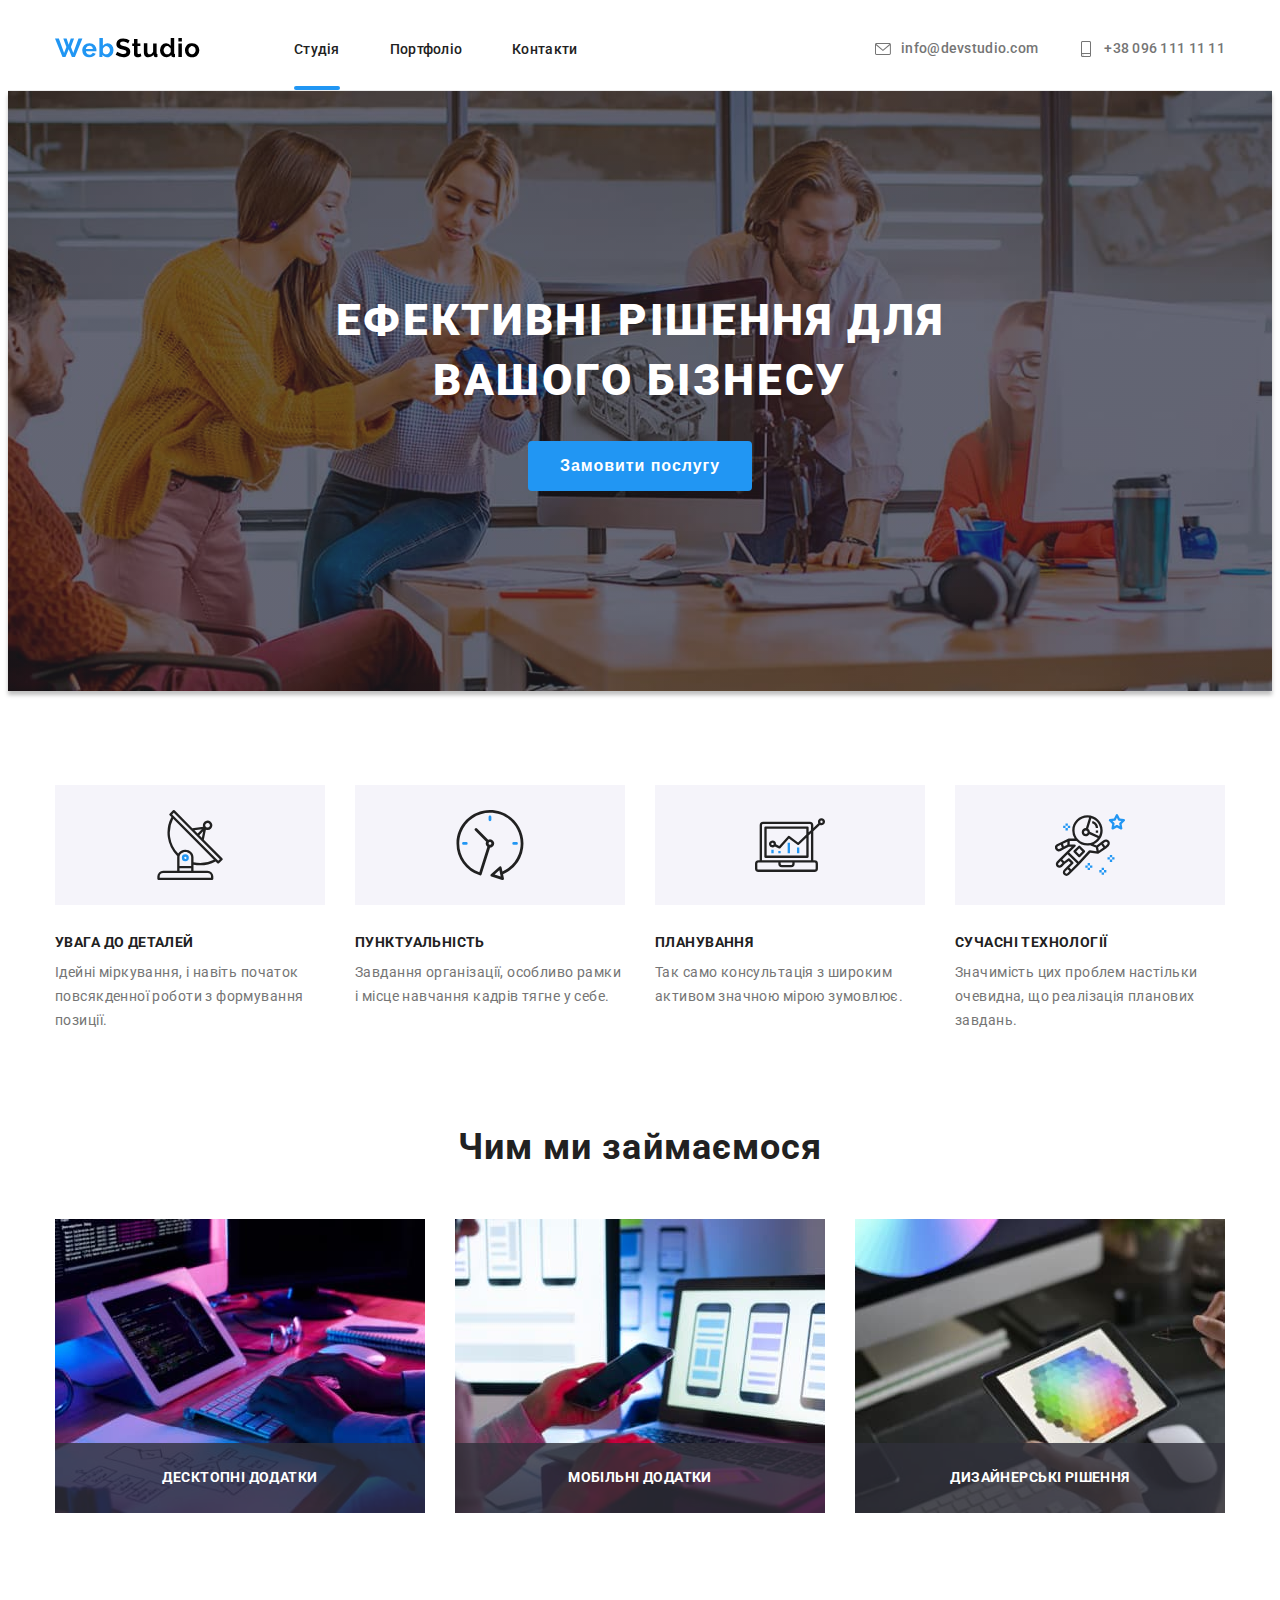
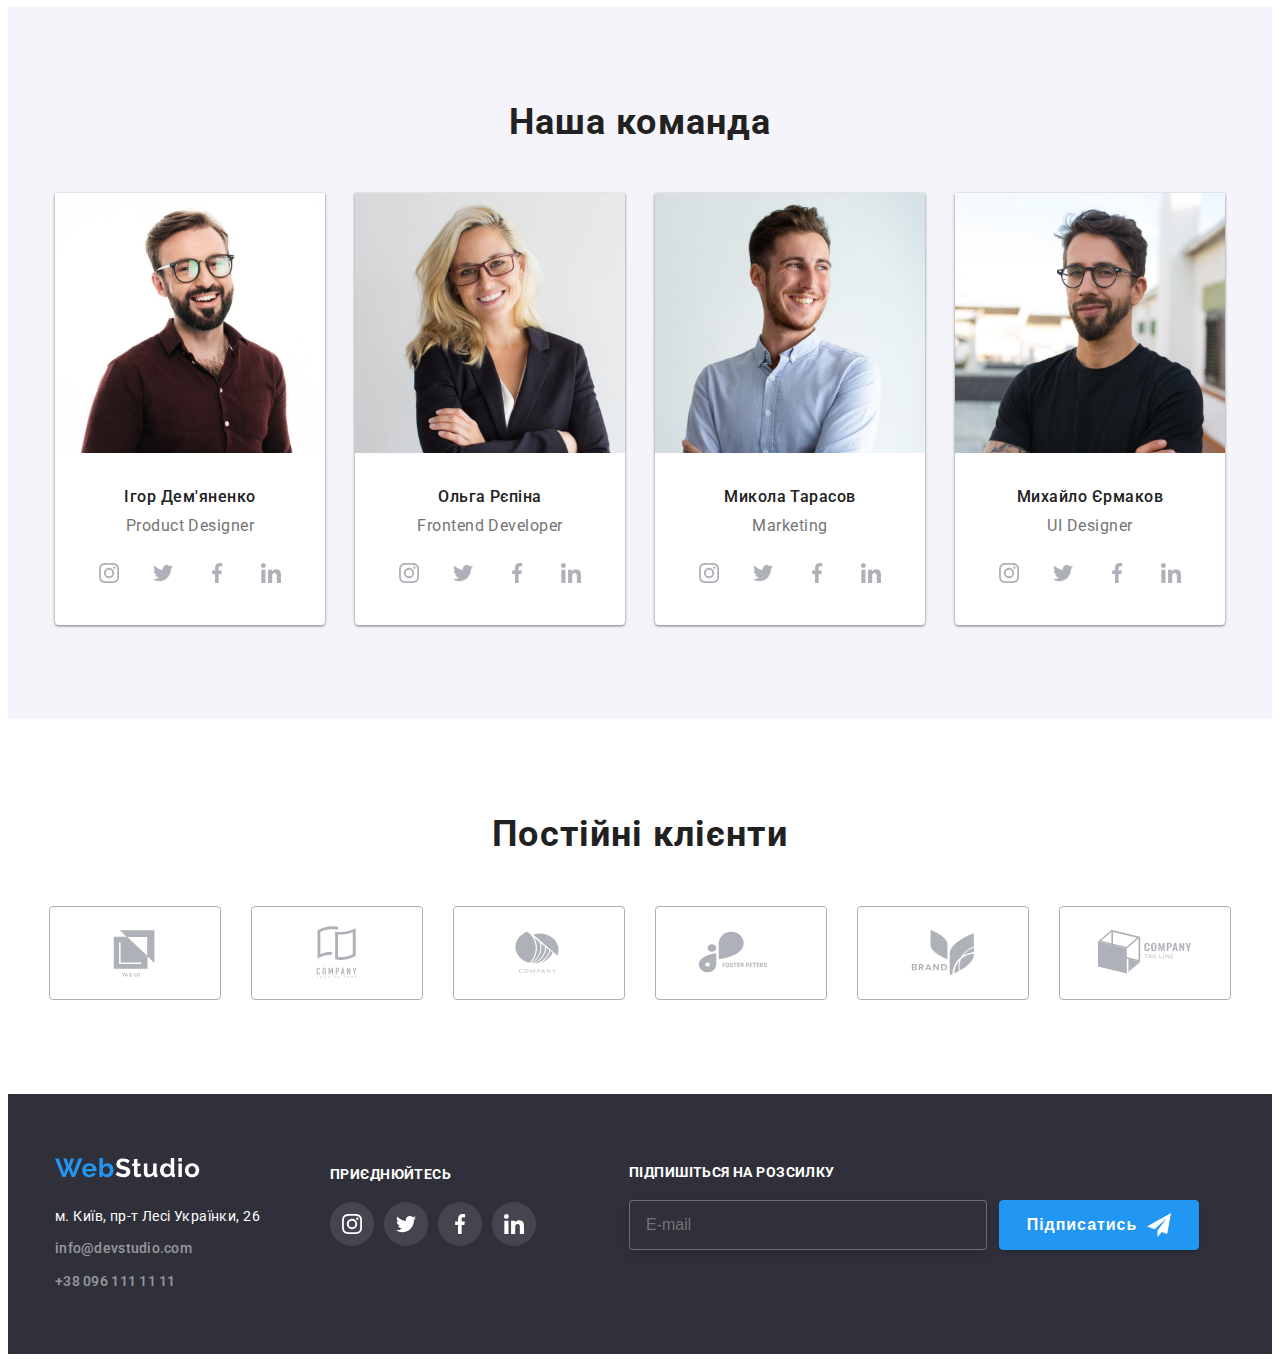
<file: index.html>
<!DOCTYPE html>
<html lang="ua">
  <head>
    <meta charset="UTF-8" />
    <meta http-equiv="X-UA-Compatible" content="IE=edge" />
    <meta name="viewport" content="width=device-width, initial-scale=1.0" />
    <title>WebStudio</title>
    <link
      rel="stylesheet"
      href="https://cdnjs.cloudflare.com/ajax/libs/modern-normalize/1.1.0/modern-normalize.min.css"
      integrity="sha512-wpPYUAdjBVSE4KJnH1VR1HeZfpl1ub8YT/NKx4PuQ5NmX2tKuGu6U/JRp5y+Y8XG2tV+wKQpNHVUX03MfMFn9Q=="
      crossorigin="anonymous"
      referrerpolicy="no-referrer"
    />
    <link rel="preconnect" href="https://fonts.googleapis.com" />
    <link rel="preconnect" href="https://fonts.gstatic.com" crossorigin />
    <link
      href="https://fonts.googleapis.com/css2?family=Raleway:wght@700&family=Roboto:wght@400;500;700;900&display=swap"
      rel="stylesheet"
    />
    <link rel="stylesheet" href="css/main.min.css" />
  </head>
  <body>
    <!-- Шапка -->
    <header class="header-page">
      <div class="container header-page__flex">
        <div class="header-page__nav header-page__outer-margin">
          <!-- Логотип -->
          <a class="logo logo__header-page link" href="./index.html">
            <img src="./images/SVG/WebStudio.svg" alt="Логотип">
          </a>
          <!-- Навігація -->
          <nav class="navigation">
            <ul class="navigation__list">
              <li class="navigation__item">
              <a class="link navigation__link" href="./index.html"><span class="current">Студія</span></a>
              </li>
              <li class="navigation__item">
                <a class="link navigation__link" href="./portfolio.html">Портфоліо</a>
              </li>
              <li class="navigation__item">
                <a class="link navigation__link" href="#">Контакти</a>
              </li>
            </ul>
          </nav>
        </div>
        <!-- Особисті дані -->
        <div class="contact header-page__contact header-page__outer-margin">
          <ul class="contact__list">
            <li class="contact__item">
              <a class="contact__link link" href="mailto:info@devstudio.com">
                <svg class="contact__icon">
                  <use href="./images/SVG/sprite.svg#icon-mail"></use>
                </svg>
                info@devstudio.com
              </a>
            </li>
            <li class="contact__item">
              <a class="contact__link link" href="tel:+380961111111">
                <svg class="contact__icon">
                  <use href="./images/SVG/sprite.svg#icon-tel"></use>
                </svg>
                +38 096 111 11 11
              </a>
            </li>
          </ul>
        </div>
      </div>
    </header>
    <!-- Унікальний вміст -->
    <main>
      <!-- Герой -->
      <section class="hero-section">
        <div class="container hero-section__container">
          <h1 class="hero-section__title">Ефективні рішення для вашого бізнесу</h1>
          <button class="hero-section__button flex-box" type="button"  data-modal-open > 
            Замовити послугу
          </button>
        </div>
      </section>
          <!-- Модальне вікно -->
          <div class="backdrop is-hidden" data-modal>
            <div class="modal">
              <button class="modal__button" data-modal-close type="button"> 
                <svg class="modal__icon-close">
                  <use href="./images/SVG/sprite.svg#icon-close"></use>
                </svg>
              </button>
              <h2 class="modal__title">Залиште свої дані, ми вам передзвонимо</h2>
              <form class="form-field" name="main-form" autocomplete="on">
                <div class="form-field__thumb">
                  <div class="form-field__name">
                    <label 
                    class="form-field__label" 
                    for="name">
                    Ім'я
                  </label>
                  <div class="form-field__thumb-input">
                    <input 
                    class="form-field__input" 
                    id="name" 
                    type="text" 
                    name="name"
                    >
                    <svg class="form-field__icon">
                      <use href="./images/SVG/sprite.svg#icon-person-black"></use>
                    </svg>
                  </div>
                  </div>
                  <div class="form-field__tel">
                    <label 
                    class="form-field__label" 
                    for="tel">
                    Телефон
                  </label>
                  <div class="form-field__thumb-input">
                    <input 
                    class="form-field__input" 
                    id="tel" 
                    type="tel" 
                    name="tel"
                    >
                    <svg class="form-field__icon">
                      <use href="./images/SVG/sprite.svg#icon-phone-black"></use>
                    </svg>
                  </div>
                  </div>
                  <div class="form-field__email">
                    <label 
                    class="form-field__label" 
                    for="email">
                    Пошта
                  </label>
                  <div class="form-field__thumb-input">
                    <input 
                    class="form-field__input" 
                    id="email" 
                    type="email" 
                    name="email"
                    >
                    <svg class="form-field__icon">
                      <use href="./images/SVG/sprite.svg#icon-email-black"></use>
                    </svg>
                  </div>
                  </div>
                  <!-- Поле для коментаря -->
                  <div class="form-field__thumb-text-area">
                    <label class="form-field__label" for="text-area">
                      Коментар
                    </label>
                    <textarea 
                      class="form-field__text-area" 
                      name="coment"
                      id="text-area"  
                      rows="5"
                      placeholder="Введіть текст"
                    ></textarea>
                  </div>
                </div>
                <!-- Allow -->
                <div class="allow-group">
                  <label class="allow-group__label flex-box" for="allow">
                    <div class="allow-group__thumb">
                      <input 
                      class="allow-group__input"
                      type="checkbox" 
                      id="allow" 
                      name="allow">
                      <svg class="allow-group__icon">
                        <use href="./images/SVG/sprite.svg#icon-check"></use>
                      </svg>
                    </div>
                    Погоджуюся з розсилкою та приймаю  
                    <span class="allow-group__span">
                      <a class="allow-group__link" href="#">
                        Умови договору
                      </a>
                    </span> 
                  </label>
                </div>
                <div class="allow-group__thumb-button">
                  <button class="allow-group__button-submit" type="submit">Відправити</button>
                </div>
              </form>
            </div>
          </div>
      <!-- Наші переваги -->
      <section class="section-benefits section">
        <div class="container">
          <h2 hidden class="visually-hidden">Наші переваги</h2>
          <ul class="section-benefits__list flex-box">
            <li class="section-benefits__item">
              <div class="section-benefits__thumb">
                <svg class="section-benefits__icon">
                  <use href="./images/SVG/sprite.svg#icon-antenna"></use>
                </svg>
              </div>
              <h3 class="section-benefits__title">УВАГА ДО ДЕТАЛЕЙ</h3>
              <p class="section-benefits__text">Ідейні міркування, і навіть початок повсякденної роботи з формування позиції.</p>
            </li>
            <li class="section-benefits__item">
              <div class="section-benefits__thumb">
                <svg class="section-benefits__icon">
                  <use href="./images/SVG/sprite.svg#icon-clock"></use>
                </svg>
              </div>
              <h3 class="section-benefits__title">ПУНКТУАЛЬНІСТЬ</h3>
              <p class="section-benefits__text">Завдання організації, особливо рамки і місце навчання кадрів тягне у себе.</p>
            </li>
            <li class="section-benefits__item">
              <div class="section-benefits__thumb">
                <svg class="section-benefits__icon">
                  <use href="./images/SVG/sprite.svg#icon-diagram"></use>
                </svg>
              </div>
              <h3 class="section-benefits__title">ПЛАНУВАННЯ</h3>
              <p class="section-benefits__text">Так само консультація з широким активом значною мірою зумовлює.</p>
            </li>
            <li class="section-benefits__item">
              <div class="section-benefits__thumb">
                <svg class="section-benefits__icon">
                  <use href="./images/SVG/sprite.svg#icon-astronaut"></use>
                </svg>
              </div>
              <h3 class="section-benefits__title">СУЧАСНІ ТЕХНОЛОГІЇ</h3>
              <p class="section-benefits__text">Значимість цих проблем настільки очевидна, що реалізація планових завдань.</p>
            </li>
          </ul>
        </div>
      </section>
      <!-- Чим ми займаємось -->
      <section class="section-what-we-do section-what-we-do__outer-margin">
        <div class="container">
          <h2 class="title">Чим ми займаємося</h2>
          <ul class="section-what-we-do__list">
            <li class="section-what-we-do__item">
              <img
                src="./images/JPG/Photo_1.jpg"
                width="370"
                alt="Писання коду"
              />
              <div class="section-what-we-do__overlay">
                <p class="section-what-we-do__text">Десктопні додатки</p>
              </div>
            </li>
            <li class="section-what-we-do__item">
              <img
                src="./images/JPG/Photo_2.jpg"
                width="370"
                alt="Порівняння форми гаджета с формою моделі на ноуті"
              />
              <div class="section-what-we-do__overlay">
                <p class="section-what-we-do__text">Мобільні додатки</p>
              </div>
            </li>
            <li class="section-what-we-do__item">
              <img
                src="./images/JPG/Photo_3.jpg"
                width="370"
                alt="Вибір гами колорів"
              />
              <div class="section-what-we-do__overlay">
                <p class="section-what-we-do__text">Дизайнерські рішення</p>
              </div>
            </li>
          </ul>
        </div>
      </section>
      <!-- Наша команда -->
      <section class="section-our-team section">
        <div class="container">
          <h2 class="title">Наша команда</h2>
          <ul class="box-employment flex-box">
            <li class="box-employment-item">
              <img
                src="./images/JPG/Ігор_Дем'яненко.jpg"
                width="270"
                alt="Фото Ігоря"
              />
              <div class="box-employment__wrap">
                <h3 class="box-employment__name">Ігор Дем'яненко</h3>
                <p class="box-employment__text">Product Designer</p>
                <div class="box-employment__thumb">
                  <ul class="messenger-icon">
                    <li class="messenger-icon__item">
                      <a class="messenger-icon__link link" href="#">
                        <svg class="messenger-icon__icon">
                          <use
                            href="./images/SVG/sprite.svg#icon-instagram"
                          ></use>
                        </svg>
                      </a>
                    </li>
                    <li class="messenger-icon__item">
                      <a class="messenger-icon__link link" href="#">
                        <svg class="messenger-icon__icon">
                          <use
                            href="./images/SVG/sprite.svg#icon-twitter"
                          ></use>
                        </svg>
                      </a>
                    </li>
                    <li class="messenger-icon__item">
                      <a class="messenger-icon__link link" href="#">
                        <svg class="messenger-icon__icon">
                          <use
                            class="our-team-use-icon"
                            href="./images/SVG/sprite.svg#icon-facebook"
                          ></use>
                        </svg>
                      </a>
                    </li>
                    <li class="messenger-icon__item">
                      <a class="messenger-icon__link link" href="#">
                        <svg class="messenger-icon__icon">
                          <use
                            class="our-team-use-icon"
                            href="./images/SVG/sprite.svg#icon-linkedin"
                          ></use>
                        </svg>
                      </a>
                    </li>
                  </ul>
                </div>
              </div>
            </li>
            <li class="box-employment-item">
              <img
                src="./images/JPG/Ольга_Рєпіна.jpg"
                width="270"
                alt="Фото Ольги"
              />
              <div class="box-employment__wrap">
                <h3 class="box-employment__name">Ольга Рєпіна</h3>
                <p class="box-employment__text">Frontend Developer</p>
                <div class="box-employment__thumb">
                  <ul class="messenger-icon">
                    <li class="messenger-icon__item">
                      <a class="messenger-icon__link link" href="#">
                        <svg class="messenger-icon__icon">
                          <use
                            href="./images/SVG/sprite.svg#icon-instagram"
                          ></use>
                        </svg>
                      </a>
                    </li>
                    <li class="messenger-icon__item">
                      <a class="messenger-icon__link link" href="#">
                        <svg class="messenger-icon__icon">
                          <use
                            href="./images/SVG/sprite.svg#icon-twitter"
                          ></use>
                        </svg>
                      </a>
                    </li>
                    <li class="messenger-icon__item">
                      <a class="messenger-icon__link link" href="#">
                        <svg class="messenger-icon__icon">
                          <use
                            href="./images/SVG/sprite.svg#icon-facebook"
                          ></use>
                        </svg>
                      </a>
                    </li>
                    <li class="messenger-icon__item">
                      <a class="messenger-icon__link link" href="#">
                        <svg class="messenger-icon__icon">
                          <use
                            href="./images/SVG/sprite.svg#icon-linkedin"
                          ></use>
                        </svg>
                      </a>
                    </li>
                  </ul>
                </div>
              </div>
            </li>
            <li class="box-employment-item">
              <img
                src="./images/JPG/Микола_Тарасов.jpg"
                width="270"
                alt="Фото Миколи"
              />
              <div class="box-employment__wrap">
                <h3 class="box-employment__name">Микола Тарасов</h3>
                <p class="box-employment__text">Marketing</p>
                <div class="box-employment__thumb">
                  <ul class="messenger-icon">
                    <li class="messenger-icon__item">
                      <a class="messenger-icon__link link" href="#">
                        <svg class="messenger-icon__icon">
                          <use
                            href="./images/SVG/sprite.svg#icon-instagram"
                          ></use>
                        </svg>
                      </a>
                    </li>
                    <li class="messenger-icon__item">
                      <a class="messenger-icon__link link" href="#">
                        <svg class="messenger-icon__icon">
                          <use
                            href="./images/SVG/sprite.svg#icon-twitter"
                          ></use>
                        </svg>
                      </a>
                    </li>
                    <li class="messenger-icon__item">
                      <a class="messenger-icon__link link" href="#">
                        <svg class="messenger-icon__icon">
                          <use
                            href="./images/SVG/sprite.svg#icon-facebook"
                          ></use>
                        </svg>
                      </a>
                    </li>
                    <li class="messenger-icon__item">
                      <a class="messenger-icon__link link" href="#">
                        <svg class="messenger-icon__icon">
                          <use
                            href="./images/SVG/sprite.svg#icon-linkedin"
                          ></use>
                        </svg>
                      </a>
                    </li>
                  </ul>
                </div>
              </div>
            </li>
            <li class="box-employment-item">
              <img
                src="./images/JPG/Михайло_Єрмаков.jpg"
                width="270"
                alt="Фото Михайла"
              />
              <div class="box-employment__wrap">
                <h3 class="box-employment__name">Михайло Єрмаков</h3>
                <p class="box-employment__text">UI Designer</p>
                <div class="box-employment__thumb">
                  <ul class="messenger-icon">
                    <li class="messenger-icon__item">
                      <a class="messenger-icon__link link" href="#">
                        <svg class="messenger-icon__icon">
                          <use
                            href="./images/SVG/sprite.svg#icon-instagram"
                          ></use>
                        </svg>
                      </a>
                    </li>
                    <li class="messenger-icon__item">
                      <a class="messenger-icon__link link" href="#">
                        <svg class="messenger-icon__icon">
                          <use
                            href="./images/SVG/sprite.svg#icon-twitter"
                          ></use>
                        </svg>
                      </a>
                    </li>
                    <li class="messenger-icon__item">
                      <a class="messenger-icon__link link" href="#">
                        <svg class="messenger-icon__icon">
                          <use
                            href="./images/SVG/sprite.svg#icon-facebook"
                          ></use>
                        </svg>
                      </a>
                    </li>
                    <li class="messenger-icon__item">
                      <a class="messenger-icon__link link" href="#">
                        <svg class="messenger-icon__icon">
                          <use
                            href="./images/SVG/sprite.svg#icon-linkedin"
                          ></use>
                        </svg>
                      </a>
                    </li>
                  </ul>
                </div>
              </div>
            </li>
          </ul>
        </div>
      </section>
      <!-- постійні клієнти -->
      <section class="section-regular-customers section">
        <div class="container">
          <h2 class="title section-regular-customers__title">Постійні клієнти</h2>
          <ul class="flex-box section-regular-customers__list">
            <li class="section-regular-customers__item">
              <a class="section-regular-customers__link" href="#">
                <svg class="section-regular-customers__icon">
                  <use href="images/SVG/sprite.svg#icon-logo-yaandco"></use>
                </svg>
              </a>
            </li>
            <li class="section-regular-customers__item">
              <a class="section-regular-customers__link" href="#">
                <svg class="section-regular-customers__icon">
                  <use
                    href="images/SVG/sprite.svg#icon-logo-company-tagline"
                  ></use>
                </svg>
              </a>
            </li>
            <li class="section-regular-customers__item">
              <a class="section-regular-customers__link" href="#">
                <svg class="section-regular-customers__icon">
                  <use href="images/SVG/sprite.svg#icon-logo-company"></use>
                </svg>
              </a>
            </li>
            <li class="section-regular-customers__item">
              <a class="section-regular-customers__link" href="#">
                <svg class="section-regular-customers__icon">
                  <use
                    href="images/SVG/sprite.svg#icon-logo-foster-peters"
                  ></use>
                </svg>
              </a>
            </li>
            <li class="section-regular-customers__item">
              <a class="section-regular-customers__link" href="#">
                <svg class="section-regular-customers__icon">
                  <use href="images/SVG/sprite.svg#icon-logo-brand"></use>
                </svg>
              </a>
            </li>
            <li class="section-regular-customers__item">
              <a class="section-regular-customers__link" href="#">
                <svg class="section-regular-customers__icon">
                  <use
                    href="images/SVG/sprite.svg#icon-logo-company-tag-line"
                  ></use>
                </svg>
              </a>
            </li>
          </ul>
        </div>
      </section>
    </main>
    <!-- Підвал -->
    <footer class="footer-page flex-box">
      <div class="container flex-box">
        <div>
          <!-- Логотип -->
            <a class="logo link logo__footer-page" href="/index.html">
              <img src="./images/SVG/WebStudio_Footer.svg" alt="Лого у футері">
            </a>
          <!-- Адрес -->
          <address class="address">
            <ul class="address-list">
              <li class="address__item address__outer-margin">
                <p class="address__text">
                  м. Київ, пр-т Лесі Українки, 26
                </p>
              </li>
              <li class="address__item address__outer-margin">
                <a
                class="address__link link"
                href="mailto:info@devstudio.com">info@devstudio.com</a>
              </li>
              <li class="address__item address__outer-margin">
                <a class="address__link link" href="tel:+380961111111"
                >+38 096 111 11 11</a>
              </li>
            </ul>
          </address>
        </div>
        <section class="join-in">
          <h2 class="join-in__title">Приєднюйтесь</h2>
          <ul class="join-in__list">
            <li>
              <a class="join-in__link" href="#">
                <svg class="join-in__icon">
                  <use href="images/SVG/sprite.svg#icon-instagram"></use>
                </svg>
              </a>
            </li>
            <li>
              <a class="join-in__link" href="#">
                <svg class="join-in__icon">
                  <use href="images/SVG/sprite.svg#icon-twitter"></use>
                </svg>
              </a>
            </li>
            <li>
              <a class="join-in__link" href="#">
                <svg class="join-in__icon">
                  <use href="images/SVG/sprite.svg#icon-facebook"></use>
                </svg>
              </a>
            </li>
            <li>
              <a class="join-in__link" href="#">
                <svg class="join-in__icon">
                  <use href="images/SVG/sprite.svg#icon-linkedin"></use>
                </svg>
              </a>
            </li>
          </ul>
        </section>
        <div class="submit">
          <h2 class="submit__title">Підпишіться на розсилку</h2>
          <form class="form-submit">
            <div class="form-submit__thumb">
              <input 
              class="form-submit__email" 
              type="text" 
              name="input-email"
              placeholder="E-mail"
              >
              <div class="form-submit__box">
                <button class="form-submit__button" type="button">
                  Підписатись
                  <svg class="form-submit__icon">
                    <use href="images/SVG/sprite.svg#icon-send"></use>
                  </svg>
                </button>
              </div>
            </div>
          </form>
        </div>
      </div>
    </footer>
    <script src="./js/modal.js"></script>
  </body>
</html>
</file>
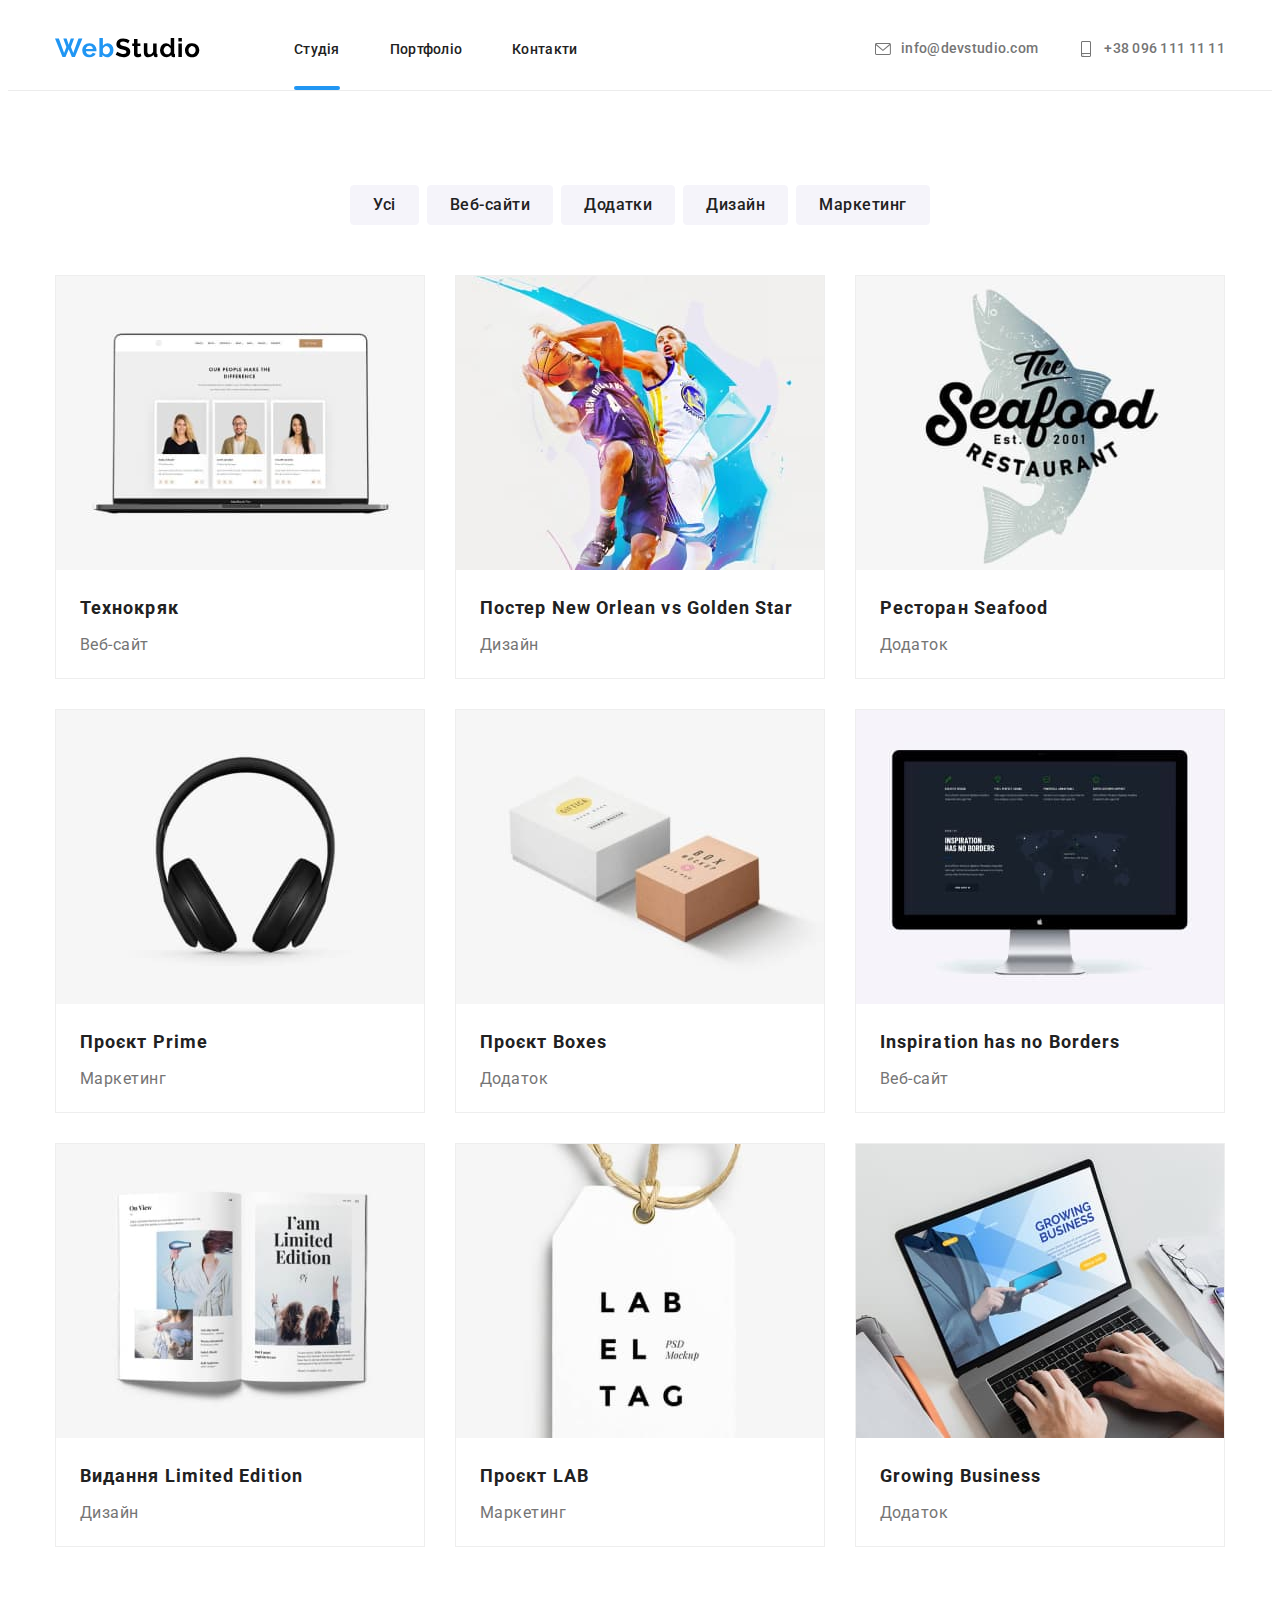
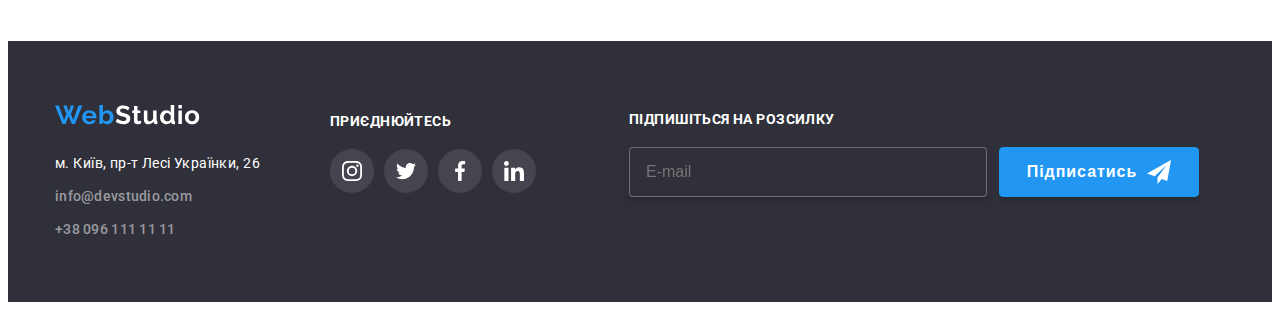
<file: portfolio.html>
<!DOCTYPE html>
<html lang="ua">
  <head>
    <meta charset="UTF-8" />
    <meta http-equiv="X-UA-Compatible" content="IE=edge" />
    <meta name="viewport" content="width=device-width, initial-scale=1.0" />
    <title>Portfolio</title>
    <link
      rel="stylesheet"
      href="https://cdnjs.cloudflare.com/ajax/libs/modern-normalize/1.1.0/modern-normalize.min.css"
      integrity="sha512-wpPYUAdjBVSE4KJnH1VR1HeZfpl1ub8YT/NKx4PuQ5NmX2tKuGu6U/JRp5y+Y8XG2tV+wKQpNHVUX03MfMFn9Q=="
      crossorigin="anonymous"
      referrerpolicy="no-referrer"
    />
    <link rel="preconnect" href="https://fonts.googleapis.com" />
    <link rel="preconnect" href="https://fonts.gstatic.com" crossorigin />
    <link
      href="https://fonts.googleapis.com/css2?family=Raleway:wght@700&family=Roboto:wght@400;500;700;900&display=swap"
      rel="stylesheet"
    />
    <link rel="stylesheet" href="./css/main.min.css" />
  </head>
  <body>
    <!-- Шапка -->
    <header class="header-page">
      <div class="container header-page__flex">
        <div class="header-page__nav header-page__outer-margin">
          <!-- Логотип -->
          <a class="logo logo__header-page link" href="./index.html">
            <img src="./images/SVG/WebStudio.svg" alt="Логотип">
          </a>
          <!-- Навігація -->
          <nav class="navigation">
            <ul class="navigation__list">
              <li class="navigation__item">
              <a class="link navigation__link" href="./index.html"><span class="current">Студія</span></a>
              </li>
              <li class="navigation__item">
                <a class="link navigation__link" href="./portfolio.html">Портфоліо</a>
              </li>
              <li class="navigation__item">
                <a class="link navigation__link" href="#">Контакти</a>
              </li>
            </ul>
          </nav>
        </div>
        <!-- Особисті дані -->
        <div class="contact header-page__contact header-page__outer-margin">
          <ul class="contact__list">
            <li class="contact__item">
              <a class="contact__link link" href="mailto:info@devstudio.com">
                <svg class="contact__icon">
                  <use href="./images/SVG/sprite.svg#icon-mail"></use>
                </svg>
                info@devstudio.com
              </a>
            </li>
            <li class="contact__item">
              <a class="contact__link link" href="tel:+380961111111">
                <svg class="contact__icon">
                  <use href="./images/SVG/sprite.svg#icon-tel"></use>
                </svg>
                +38 096 111 11 11
              </a>
            </li>
          </ul>
        </div>
      </div>
    </header>
    <!-- Унікальний контент -->
    <main>
      <!-- Секція наші пропозиції -->
      <section class="section-orders section">
          <div class="container">
          <h1 class="visually-hidden">Наші пропозиції</h1>
          <ul class="radio-button">
            <li class="radio-button__item radio-button__outer-margin">
              <button class="radio-button__button" type="button">Усі</button>
            </li>
            <li class="radio-button__item radio-button__outer-margin">
              <button class="radio-button__button" type="button">Веб-сайти</button>
            </li>
            <li class="radio-button__item radio-button__outer-margin">
              <button class="radio-button__button" type="button">Додатки</button>
            </li>
            <li class="radio-button__item radio-button__outer-margin">
              <button class="radio-button__button" type="button">Дизайн</button>
            </li>
            <li class="radio-button__item radio-button__outer-margin">
              <button class="radio-button__button" type="button">Маркетинг</button>
            </li>
          </ul>
          <!-- Фото наших пропозицій -->
          <ul class="our-offers flex-box">
            <li class="our-offers__item our-offers__outer-margin flex-box">
              <a class="our-offers__link link flex-box" href="#">
                <div class="our-offers__box-shadow flex-box">
                 <div class="our-offers__box flex-box">
                  <img
                  src="./images/JPG/Технокряк.jpg"
                  alt=""
                />
                <div class="our-offers__overlay">
                  <p class="our-offers__text">
                    Ресурс пропонує комплексні пропозиції з різним рівнем функціоналу та сервісів. Все це дозволить відвідувачу отримати вичерпні відомості про компанію чи приватну особу.</p>
                </div>
                 </div>
                  <div class="our-offers__thumb">
                    <h2 class="our-offers__title-name">Технокряк</h2>
                    <p class="our-offers__paragraph">Веб-сайт</p>
                  </div>
                </div>
                </a>
              </li>
            <li class="our-offers__item our-offers__outer-margin flex-box">
              <a class="our-offers__link link flex-box" href="#">
                <div class="our-offers__box-shadow flex-box">
                  <div class="our-offers__box flex-box">
                  <img
                    src="./images/JPG/Постер.jpg"
                    alt=""
                  />
                  <div class="our-offers__overlay">
                    <p class="our-offers__text">
                      Ресурс пропонує комплексні пропозиції з різним рівнем функціоналу та сервісів. Все це дозволить відвідувачу отримати вичерпні відомості про компанію чи приватну особу.  </p>
                  </div>
                   </div>
                  <div class="our-offers__thumb">
                    <h2 class="our-offers__title-name">Постер New Orlean vs Golden Star</h2>
                    <p class="our-offers__paragraph">Дизайн</p>
                  </div>
                </div>
              </a>
            </li>
            <li class="our-offers__item our-offers__outer-margin flex-box">
              <a class="our-offers__link link flex-box" href="#">
                <div class="our-offers__box-shadow flex-box">
                  <div class="our-offers__box flex-box">
                  <img
                    src="./images/JPG/Ресторан_Seafood.jpg"
                    alt=""
                  />
                  <div class="our-offers__overlay">
                    <p class="our-offers__text">
                      Ресурс пропонує комплексні пропозиції з різним рівнем функціоналу та сервісів. Все це дозволить відвідувачу отримати вичерпні відомості про компанію чи приватну особу.  </p>
                  </div>
                   </div>
                  <div class="our-offers__thumb">
                    <h2 class="our-offers__title-name">Ресторан Seafood</h2>
                    <p class="our-offers__paragraph">Додаток</p>
                  </div>
                </div>
              </a>
            </li>
            <li class="our-offers__item our-offers__outer-margin flex-box">
              <a class="our-offers__link link flex-box" href="#">
                <div class="our-offers__box-shadow flex-box">
                  <div class="our-offers__box flex-box">
                  <img
                    src="./images/JPG/Проєкт_Prime.jpg"
                    alt=""
                  />
                  <div class="our-offers__overlay">
                    <p class="our-offers__text">
                      Ресурс пропонує комплексні пропозиції з різним рівнем функціоналу та сервісів. Все це дозволить відвідувачу отримати вичерпні відомості про компанію чи приватну особу.  </p>
                  </div>
                   </div>
                  <div class="our-offers__thumb">
                    <h2 class="our-offers__title-name">Проєкт Prime</h2>
                    <p class="our-offers__paragraph">Маркетинг</p>
                  </div>
                </div>
              </a>
            </li>
            <li class="our-offers__item our-offers__outer-margin flex-box">
              <a class="our-offers__link link flex-box" href="#">
                <div class="our-offers__box-shadow flex-box">
                  <div class="our-offers__box flex-box">
                  <img
                    src="./images/JPG/Проєкт_Boxes.jpg"
                    alt=""
                  />
                  <div class="our-offers__overlay">
                    <p class="our-offers__text">
                      Ресурс пропонує комплексні пропозиції з різним рівнем функціоналу та сервісів. Все це дозволить відвідувачу отримати вичерпні відомості про компанію чи приватну особу.  </p>
                  </div>
                   </div>
                  <div class="our-offers__thumb">
                    <h2 class="our-offers__title-name">Проєкт Boxes</h2>
                    <p class="our-offers__paragraph">Додаток</p>
                  </div>
                </div>
              </a>
            </li>
            <li class="our-offers__item our-offers__outer-margin flex-box">
              <a class="our-offers__link link flex-box" href="#">
                <div class="our-offers__box-shadow flex-box">
                  <div class="our-offers__box flex-box">
                  <img
                    src="./images/JPG/Inspiration_has_no_Borders.jpg"
                    alt=""
                  />
                  <div class="our-offers__overlay">
                    <p class="our-offers__text">
                      Ресурс пропонує комплексні пропозиції з різним рівнем функціоналу та сервісів. Все це дозволить відвідувачу отримати вичерпні відомості про компанію чи приватну особу.  </p>
                  </div>
                   </div>
                  <div class="our-offers__thumb">
                    <h2 class="our-offers__title-name">Inspiration has no Borders</h2>
                    <p class="our-offers__paragraph">Веб-сайт</p>
                  </div>
                </div>
              </a>
            </li>
            <li class="our-offers__item flex-box our-offers__outer-margin">
             <a class="our-offers__link link flex-box" href="#">
                <div class="our-offers__box-shadow flex-box">
                  <div class="our-offers__box flex-box">
                  <img
                    src="./images/JPG/Видання_Limited_Edition.jpg"
                    alt=""
                  />
                  <div class="our-offers__overlay">
                    <p class="our-offers__text">
                      Ресурс пропонує комплексні пропозиції з різним рівнем функціоналу та сервісів. Все це дозволить відвідувачу отримати вичерпні відомості про компанію чи приватну особу.  </p>
                  </div>
                   </div>
                  <div class="our-offers__thumb">
                    <h2 class="our-offers__title-name">Видання Limited Edition</h2>
                    <p class="our-offers__paragraph">Дизайн</p>
                  </div>
                </div>
              </a>
            </li>
            <li class="our-offers__item flex-box our-offers__outer-margin">
              <a class="our-offers__link link flex-box" href="#">
                <div class="our-offers__box-shadow flex-box">
                  <div class="our-offers__box flex-box">
                  <img
                    src="./images/JPG/Проєкт_LAB.jpg"
                    alt=""
                  />
                  <div class="our-offers__overlay">
                    <p class="our-offers__text">
                      Ресурс пропонує комплексні пропозиції з різним рівнем функціоналу та сервісів. Все це дозволить відвідувачу отримати вичерпні відомості про компанію чи приватну особу.  </p>
                  </div>
                   </div>
                  <div class="our-offers__thumb">
                    <h2 class="our-offers__title-name">Проєкт LAB</h2>
                    <p class="our-offers__paragraph">Маркетинг</p>
                  </div>
                </div>
              </a>
            </li>
            <li class="our-offers__item flex-box our-offers__outer-margin">
              <a class="our-offers__link link flex-box" href="#">
                <div class="our-offers__box-shadow flex-box">
                  <div class="our-offers__box flex-box">
                  <img
                    src="./images/JPG/Growing_Business.jpg"
                    alt=""
                  />
                  <div class="our-offers__overlay">
                    <p class="our-offers__text">
                      Ресурс пропонує комплексні пропозиції з різним рівнем функціоналу та сервісів. Все це дозволить відвідувачу отримати вичерпні відомості про компанію чи приватну особу.  </p>
                  </div>
                   </div>
                  <div class="our-offers__thumb">
                    <h2 class="our-offers__title-name">Growing Business</h2>
                    <p class="our-offers__paragraph">Додаток</p>
                  </div>
                </div>
              </a>
            </li>
          </ul>
        </section>
      </div>
    </main>
    <!-- Футер -->
    <footer class="footer-page flex-box">
      <div class="container flex-box">
        <div>
          <!-- Логотип -->
            <a class="logo link logo__footer-page" href="/index.html">
              <img src="./images/SVG/WebStudio_Footer.svg" alt="Лого у футері">
            </a>
          <!-- Адрес -->
          <address class="address">
            <ul class="address-list">
              <li class="address__item address__outer-margin">
                <p class="address__text">
                  м. Київ, пр-т Лесі Українки, 26
                </p>
              </li>
              <li class="address__item address__outer-margin">
                <a
                class="address__link link"
                href="mailto:info@devstudio.com">info@devstudio.com</a>
              </li>
              <li class="address__item address__outer-margin">
                <a class="address__link link" href="tel:+380961111111"
                >+38 096 111 11 11</a>
              </li>
            </ul>
          </address>
        </div>
        <section class="join-in">
          <h2 class="join-in__title">Приєднюйтесь</h2>
          <ul class="join-in__list">
            <li>
              <a class="join-in__link" href="#">
                <svg class="join-in__icon">
                  <use href="images/SVG/sprite.svg#icon-instagram"></use>
                </svg>
              </a>
            </li>
            <li>
              <a class="join-in__link" href="#">
                <svg class="join-in__icon">
                  <use href="images/SVG/sprite.svg#icon-twitter"></use>
                </svg>
              </a>
            </li>
            <li>
              <a class="join-in__link" href="#">
                <svg class="join-in__icon">
                  <use href="images/SVG/sprite.svg#icon-facebook"></use>
                </svg>
              </a>
            </li>
            <li>
              <a class="join-in__link" href="#">
                <svg class="join-in__icon">
                  <use href="images/SVG/sprite.svg#icon-linkedin"></use>
                </svg>
              </a>
            </li>
          </ul>
        </section>
        <div class="submit">
          <h2 class="submit__title">Підпишіться на розсилку</h2>
          <form class="form-submit">
            <div class="form-submit__thumb">
              <input 
              class="form-submit__email" 
              type="text" 
              name="input-email"
              placeholder="E-mail"
              >
              <div class="form-submit__box">
                <button class="form-submit__button" type="button">
                  Підписатись
                  <svg class="form-submit__icon">
                    <use href="images/SVG/sprite.svg#icon-send"></use>
                  </svg>
                </button>
              </div>
            </div>
          </form>
        </div>
      </div>
    </footer>
  </body>
</html>
</file>
<file: css/main.min.css>
:root{--font-family-primary: "Roboto", sans-serif;--font-family-secondary: "Raleway", sans-serif;--color-primary: #212121;--color-secondary: #757575;--color-third: #000000;--color-accent: #2196F3;--color-other: #ffffff;--color-alfa: #ffffff85;--color-border: #eeeeee;--color-always-clients: #afb1b8;--color-fill-footer: rgba(255, 255, 255, 0.1);--color-background-primary: #e5e5e5;--color-background-secondary: #2f303a;--color-background-third: #f5f4fa;--color-background-accent: #2196f3;--color-background-other: #ffffff;--color-background-ground: #ececec;--color-background-fon-opacity: rgba(47, 48, 58, 0.8);--default-transition: 250ms cubic-bezier(0.4, 0, 0.2, 1)}*,*::before,*::after{box-sizing:border-box}h1,h2,h3,h4,h5,h6,p,ul{margin:0;padding:0}li{list-style-type:none}.visually-hidden{position:absolute !important;width:1px !important;height:1px !important;margin:-1px !important;border:0 !important;padding:0 !important;white-space:nowrap !important;overflow:hidden !important;-webkit-clip-path:inset(100%) !important;clip-path:inset(100%) !important;clip:rect(0 0 0 0) !important}.container{width:75rem;margin:0 auto;padding:0 .937rem}.section{padding:5.875rem 0}.flex-box{display:flex}body{color:var(--color-primary);font-family:var(--font-family-primary);font-size:1rem;line-height:1.17;letter-spacing:.03em}.title{font-weight:700;font-size:2.25rem;line-height:1.17;text-align:center;letter-spacing:.03em;color:var(--color-primary);margin-bottom:3.125rem}.link{color:var(--color-secondary);fill:var(--color-secondary);font-weight:500;font-size:.875rem;line-height:1.14;letter-spacing:.02em;text-decoration:none}main{background-color:var(--color-background-other)}.logo{display:block;font-family:var(--font-family-secondary);font-size:1.625rem;line-height:1.19;letter-spacing:.03em}.header-page{background-color:var(--color-background-other);border-bottom:1px solid var(--color-background-ground)}.header-page__flex{display:flex;justify-content:space-between}.header-page__nav{display:flex;align-items:center}.header-page__outer-margin{margin-top:1.562rem;margin-bottom:1.562rem}.logo__header-page{margin-right:5.875rem}.logo__first-half-header{color:var(--color-accent)}.logo__secondary-half-header{color:var(--color-third)}.navigation__list{display:flex;align-items:center}.navigation__item:not(:last-child){margin-right:3.125rem}.navigation__link{position:relative;padding:.5rem 0;color:var(--color-primary);transition:color var(--default-transition)}.navigation__link .current::after{content:"";position:absolute;display:block;width:100%;height:.25rem;bottom:-1.562rem;left:0rem;border-radius:.125rem;background-color:var(--color-background-accent)}.navigation__link:hover,.navigation__link:focus{color:var(--color-accent)}.contact__list{display:flex;align-items:center}.contact__item:not(:last-child){margin-right:1.875rem}.contact__link{display:flex;align-items:center;padding:.5rem 0;transition:color var(--default-transition)}.contact__link:hover,.contact__link:focus{color:var(--color-accent)}.contact__icon{width:1rem;height:1rem;margin:0 .625rem;transition:fill var(--default-transition)}.contact__link:hover .contact__icon,.contact__link:focus .contact__icon{fill:var(--color-accent)}.hero-section{background-image:linear-gradient(rgba(47, 48, 58, 0.4), rgba(47, 48, 58, 0.4)),url("../images/JPG/main_hero_bg.jpg");background-color:var(--color-background-secondary);background-repeat:no-repeat;background-position:center;background-size:cover;max-width:100rem;margin:0 auto;box-shadow:0rem .25rem .25rem rgba(0,0,0,.25)}.hero-section__container{padding:12.5rem 0}.hero-section__title{color:var(--color-other);font-weight:900;font-size:2.75rem;line-height:1.36;text-align:center;text-transform:uppercase;letter-spacing:.06em;width:43.5rem;margin:0 auto;margin-bottom:1.875rem}.hero-section__button{color:var(--color-other);background-color:var(--color-background-accent);font-weight:700;font-size:1rem;line-height:1.88;letter-spacing:.06em;cursor:pointer;margin:0 auto;padding:.625rem 2rem;border-radius:.25rem;border:var(--color-accent);transition:background-color var(--default-transition)}.hero-section__button:hover,.hero-section__button:focus{background-color:rgba(33,150,243,.6)}.section-benefits__list{justify-content:space-between}.section-benefits__item{width:16.875rem}.section-benefits__thumb{display:flex;justify-content:center;align-items:center;width:100%;height:7.5rem;background-color:var(--color-background-third);margin-bottom:1.875rem}.section-benefits__icon{width:4.375rem;height:4.375rem}.section-benefits__title{font-weight:700;font-size:.875rem;line-height:1.14;letter-spacing:.03em;text-transform:uppercase;margin-bottom:.625rem}.section-benefits__text{color:var(--color-secondary);font-weight:400;font-size:.875rem;line-height:1.71;letter-spacing:.03em}.section-what-we-do__outer-margin{padding-bottom:5.875rem}.section-what-we-do__list{display:flex;justify-content:space-between;height:18.375rem}.section-what-we-do__item{position:relative}.section-what-we-do__overlay{position:absolute;display:flex;align-items:center;justify-content:center;width:100%;height:4.375rem;bottom:0;left:0;background-color:var(--color-background-fon-opacity)}.section-what-we-do__text{font-weight:700;font-size:.875rem;line-height:1.14;letter-spacing:.03em;text-align:center;text-transform:uppercase;color:var(--color-other)}.section-our-team{background-color:var(--color-background-third);justify-content:space-between}.box-employment{justify-content:space-between}.box-employment-item{background-color:var(--color-background-other);border-bottom-left-radius:.25rem;border-bottom-right-radius:.25rem;box-shadow:0px 1px .187rem var(--color-secondary)}.box-employment__wrap{padding:1.875rem 0}.box-employment__name{font-weight:500;font-size:1rem;line-height:1.19;text-align:center;letter-spacing:.03em;margin-bottom:.625rem}.box-employment__text{color:var(--color-secondary);font-weight:400;font-size:1rem;line-height:1.19;text-align:center;letter-spacing:.03em}.box-employment__thumb{margin-top:1rem}.messenger-icon{display:flex;justify-content:center}.messenger-icon__item{margin:0 .312rem}.messenger-icon__link{display:flex;width:100%;height:100%;padding:.75rem;border-radius:100%;background-color:var(--color-background-other);transition:background-color var(--default-transition),fill var(--default-transition)}.messenger-icon__link:hover,.messenger-icon__link:focus{fill:var(--color-background-other);background-color:var(--color-background-accent)}.messenger-icon__icon{width:1.25rem;height:1.25rem;fill:var(--color-always-clients);transition:fill var(--default-transition),background-color var(--default-transition)}.messenger-icon__link:hover .messenger-icon__icon,.messenger-icon__link:focus .messenger-icon__icon{fill:var(--color-background-other);background-color:var(--color-background-accent)}.section-regular-customers__list{justify-content:center}.section-regular-customers__item{margin:0 .937rem}.section-regular-customers__link{display:flex;padding:1rem 2rem;border:1px solid var(--color-always-clients);border-radius:.25rem;transition:border var(--default-transition)}.section-regular-customers__link:focus,.section-regular-customers__link:hover{border:1px solid var(--color-accent)}.section-regular-customers__icon{width:6.625rem;height:3.75rem;fill:var(--color-always-clients);transition:fill var(--default-transition)}.section-regular-customers__link:focus .section-regular-customers__icon,.section-regular-customers__link:hover .section-regular-customers__icon{fill:var(--color-accent)}.radio-button{display:flex;justify-content:center;margin-bottom:3.125rem}.radio-button__outer-margin:not(:last-child){margin-right:.5rem}.radio-button__button{background-color:var(--color-background-third);color:var(--color-primary);font-family:var(--font-family-primary);font-weight:500;font-size:1rem;line-height:1.62;text-align:center;letter-spacing:.03em;cursor:pointer;border:1px solid var(--color-background-third);border-radius:.25rem;padding:.375rem 1.375rem;transition:color var(--default-transition),border var(--default-transition),box-shadow var(--default-transition),background-color var(--default-transition)}.radio-button__button:hover,.radio-button__button:focus{background-color:var(--color-background-accent);color:var(--color-other);border:1px solid var(--color-background-accent);box-shadow:0px 1px .187rem var(--color-secondary)}.our-offers{flex-wrap:wrap;justify-content:space-between}.our-offers__item{display:block;width:23.125rem;height:25.25rem;background-color:var(--color-background-other);border:1px solid var(--color-border)}.our-offers__outer-margin:nth-child(-n+6){margin-bottom:1.875rem}.our-offers__box-shadow{flex-direction:column;width:100%;height:100%;transition:box-shadow var(--default-transition)}.our-offers__link:hover .our-offers__box-shadow,.our-offers__link:focus .our-offers__box-shadow{box-shadow:0px 1px 1px rgba(0,0,0,.12),0px .25rem .25rem rgba(0,0,0,.06),1px .25rem .375rem rgba(0,0,0,.16)}.our-offers__box{position:relative;overflow:hidden}.our-offers__overlay{position:absolute;width:100%;height:100%;top:0;left:0;padding:3.937rem 1.5rem;background-color:var(--color-background-accent);opacity:.9;transform:translateY(101%);transition:transform var(--default-transition)}.our-offers__link:hover .our-offers__overlay,.our-offers__link:focus .our-offers__overlay{transform:translateY(0)}.our-offers__text{font-weight:400;font-size:1.125rem;line-height:1.56;letter-spacing:.03em;color:var(--color-other)}.our-offers__thumb{width:100%;padding:1.25rem 1.5rem}.our-offers__title-name{color:var(--color-primary);font-weight:700;font-size:1.125rem;line-height:2;letter-spacing:.06em;margin-bottom:.25rem}.our-offers__paragraph{color:var(--color-secondary);font-weight:400;font-size:1rem;line-height:1.88;letter-spacing:.03em}.footer-page{background-color:var(--color-background-secondary);padding:3.75rem 0}.logo__footer-page{margin-bottom:1.25rem}.logo__first-half-footer{color:var(--color-accent)}.logo__secondary-half-footer{color:var(--color-background-other)}.address{display:flex;flex-direction:column;font-weight:400;font-size:.875rem;line-height:1.71;letter-spacing:.03em}.address__text{color:var(--color-other);font-style:normal}.address__link{color:var(--color-alfa);font-style:normal;transition:color var(--default-transition)}.address__link:hover,.address__link:focus{color:var(--color-accent)}.address__outer-margin:not(:last-child){margin-bottom:.562rem}.join-in{display:flex;flex-direction:column;width:12.875rem;margin-top:.75rem;margin-left:4.375rem}.join-in__title{color:var(--color-other);font-weight:700;font-size:.875rem;line-height:1rem;letter-spacing:.03em;text-transform:uppercase;margin-bottom:1.25rem}.join-in__list{display:flex;justify-content:space-between}.join-in__link{display:flex;background-color:var(--color-fill-footer);border-radius:100%;padding:.75rem;transition:background-color var(--default-transition)}.join-in__link:hover,.join-in__link:focus{background-color:var(--color-background-accent)}.join-in__icon{width:1.25rem;height:1.25rem;fill:var(--color-other)}.submit{display:block;width:35.625rem;height:5.375rem;margin-left:5.812rem;margin-top:.625rem}.submit__title{color:var(--color-other);font-weight:700;font-size:.875rem;line-height:1rem;letter-spacing:.03em;text-transform:uppercase;margin-bottom:1.25rem}.form-submit__thumb{display:flex;justify-content:space-between;align-items:center}.form-submit__email{width:22.375rem;height:3.125rem;font-style:normal;font-weight:400;font-size:1rem;line-height:1.25;color:var(--color-background-other);border:1px solid rgba(255,255,255,.3);filter:drop-shadow(0px 0.25rem 0.25rem rgba(0, 0, 0, 0.15));border-radius:.25rem;padding:1rem;background-color:var(--color-background-secondary)}.form-submit__button{display:flex;justify-content:center;align-items:center;width:12.5rem;height:3.125rem;font-weight:700;font-size:1rem;line-height:1.875;letter-spacing:.06em;box-shadow:0px .25rem .25rem rgba(0,0,0,.15);border-radius:.25rem;border:1px solid var(--color-accent);background-color:var(--color-background-accent);color:var(--color-background-other);opacity:1;cursor:pointer;transition:opacity var(--default-transition)}.form-submit__button:focus,.form-submit__button:hover{opacity:.8}.form-submit__icon{margin-left:.625rem;width:1.5rem;height:1.5rem}.backdrop.is-hidden{transform:scale(1.2);visibility:hidden;opacity:0;pointer-events:none}.backdrop{position:fixed;top:0;left:0;width:100%;height:100%;background:rgba(0,0,0,.2);cursor:not-allowed;visibility:visible;opacity:1;transition:transform var(--default-transition),visibility var(--default-transition),opacity var(--default-transition);z-index:2}.modal{position:fixed;top:50%;left:50%;width:33rem;max-height:36.375rem;height:100%;background-color:var(--color-background-other);box-shadow:0px 1px .187rem rgba(0,0,0,.12),0px 1px 1px rgba(0,0,0,.14),0px 2px 1px rgba(0,0,0,.2);border-radius:.25rem;cursor:auto;transform:translate(-50%, -50%);overflow:auto}.modal__button{position:absolute;top:.5rem;right:.5rem;width:1.875rem;height:1.875rem;border-radius:100%;border:1px solid rgba(0,0,0,.1);background-color:var(--color-background-other);cursor:pointer}.modal__icon-close{width:100%;height:100%;padding:.187rem;transition:fill var(--default-transition)}.modal__button:focus .modal__icon-close,.modal__button:hover .modal__icon-close{fill:var(--color-accent)}.modal__title{font-style:normal;font-weight:700;font-size:1.25rem;line-height:1.15;text-align:center;letter-spacing:.03em;color:var(--color-primary);margin-top:2.5rem}.form-field__thumb{display:block;width:28rem;height:21.375rem;margin:.75rem 2.5rem 1.25rem}.form-field__name,.form-field__tel,.form-field__email{display:flex;flex-direction:column;width:100%;height:58px;justify-content:space-between;margin-bottom:.625rem}.form-field__label{color:var(--color-secondary);font-style:normal;font-weight:400;font-size:.75rem;line-height:1.17;letter-spacing:.01em}.form-field__thumb-input{position:relative}.form-field__input{display:block;width:100%;height:2.5rem;border:1px solid rgba(33,33,33,.2);border-radius:.25rem;padding-left:2.625rem;transition:border var(--default-transition)}.form-field__input:focus{border:1px solid var(--color-accent);outline:none}.form-field__icon{position:absolute;top:0;left:0;width:1.125rem;height:1.125rem;margin:.687rem;transition:fill var(--default-transition)}.form-field__input:focus+.form-field__icon{fill:var(--color-accent)}.form-field__text-area{width:100%;resize:none;border:1px solid rgba(33,33,33,.2);border-radius:.25rem;padding:.75rem 1rem;transition:border var(--default-transition)}.form-field__text-area::-moz-placeholder{color:rgba(117,117,117,.5019607843)}.form-field__text-area::placeholder{color:rgba(117,117,117,.5019607843)}.form-field__text-area:focus{border:1px solid var(--color-accent);outline:none}.modal{position:fixed;top:50%;left:50%;width:33rem;max-height:36.375rem;height:100%;background-color:var(--color-background-other);box-shadow:0px 1px .187rem rgba(0,0,0,.12),0px 1px 1px rgba(0,0,0,.14),0px 2px 1px rgba(0,0,0,.2);border-radius:.25rem;cursor:auto;transform:translate(-50%, -50%);overflow:auto}.modal__button{position:absolute;top:.5rem;right:.5rem;width:1.875rem;height:1.875rem;border-radius:100%;border:1px solid rgba(0,0,0,.1);background-color:var(--color-background-other);cursor:pointer}.modal__icon-close{width:100%;height:100%;padding:.187rem;transition:fill var(--default-transition)}.modal__button:focus .modal__icon-close,.modal__button:hover .modal__icon-close{fill:var(--color-accent)}.modal__title{font-style:normal;font-weight:700;font-size:1.25rem;line-height:1.15;text-align:center;letter-spacing:.03em;color:var(--color-primary);margin-top:2.5rem}.allow-group{position:relative;display:flex;justify-content:center;align-items:center;margin-left:1rem;margin-bottom:1.875rem}.allow-group__input{-webkit-appearance:none;-moz-appearance:none;appearance:none}.allow-group__input::before{position:absolute;top:0;left:0;content:"";display:block;width:1rem;height:1rem;border:2px solid var(--color-primary);border-radius:2px;opacity:1;transition:opacity var(--default-transition);z-index:1}.allow-group__input:checked .allow-group__input::before{opacity:0}.allow-group__thumb{position:relative;display:flex;justify-content:center;align-items:center;width:1rem;height:1rem}.allow-group__icon{display:block;position:absolute;width:1rem;height:1rem;top:0;left:0;fill:var(--color-background-other);transition:fill var(--default-transition)}.allow-group__input:checked+.allow-group__icon{fill:var(--color-accent)}.allow-group__label{justify-content:space-between;color:var(--color-secondary);font-style:normal;font-weight:400;font-size:.875rem;line-height:1.17;letter-spacing:.01em;width:82%}.allow-group__link{color:var(--color-accent);text-decoration-line:underline}.allow-group__thumb-button{width:12.5rem;height:3.125rem;margin:0 auto}.allow-group__button-submit{width:100%;height:100%;font-style:normal;font-size:1rem;font-weight:700;line-height:1.88;letter-spacing:.06em;color:var(--color-background-other);background-color:var(--color-background-accent);box-shadow:0px .25rem .25rem rgba(0,0,0,.15);border-radius:.25rem;border:1px solid var(--color-accent);cursor:pointer;transition:background-color var(--default-transition)}.allow-group__button-submit:focus,.allow-group__button-submit:hover{background:#188ce8}/*# sourceMappingURL=main.min.css.map */
</file>
